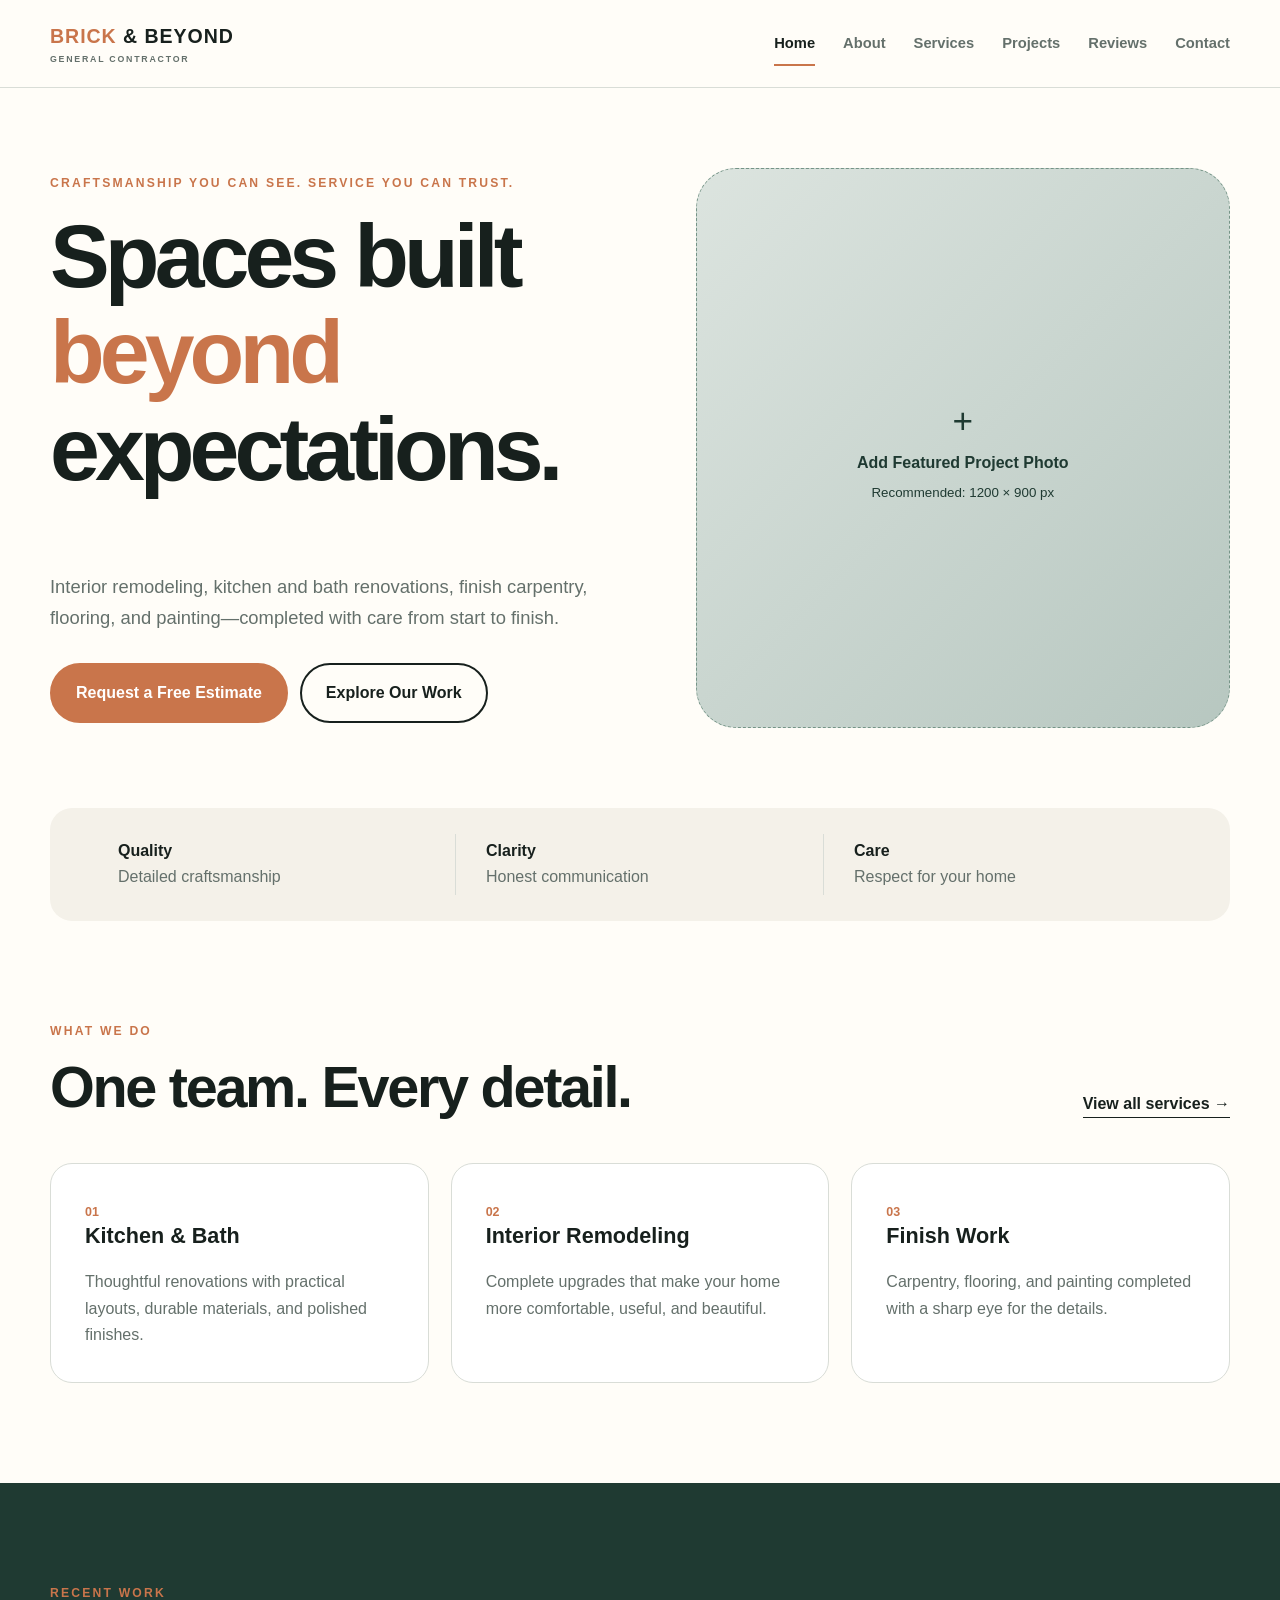
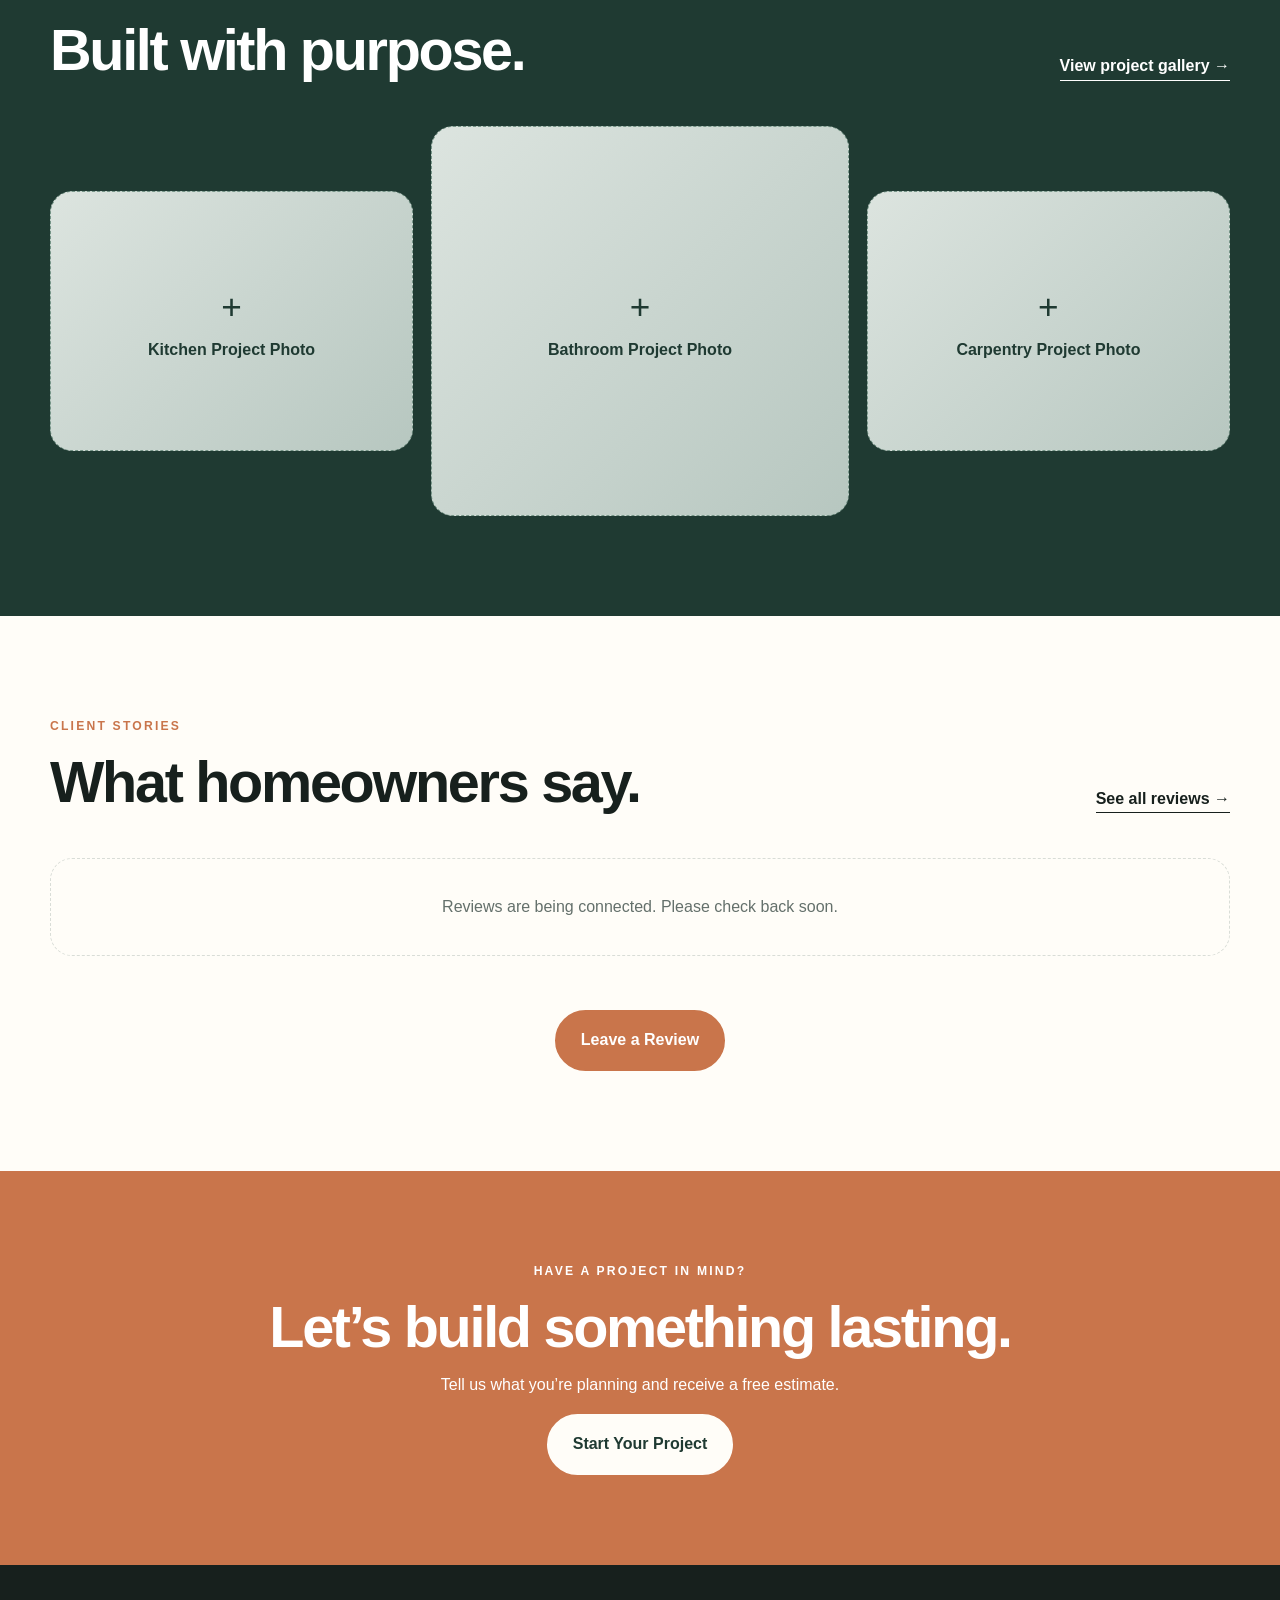
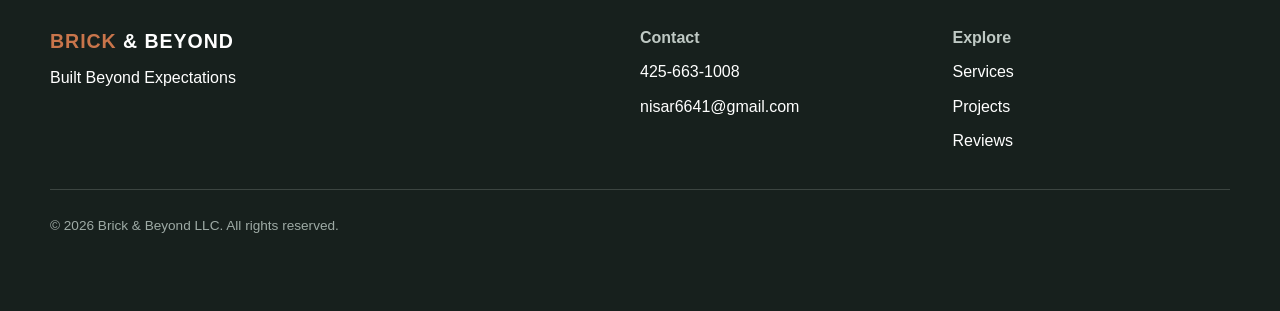
<file: index.html>
<!DOCTYPE html>
<html lang="en">
<head>
  <meta charset="UTF-8">
  <meta name="viewport" content="width=device-width, initial-scale=1.0">
  <meta name="description" content="Brick & Beyond LLC provides remodeling, finish carpentry, flooring, and painting services.">
  <title>Brick & Beyond LLC | Built Beyond Expectations</title>
  <link rel="stylesheet" href="styles.css">
</head>
<body>
  <!-- SITE HEADER: logo, desktop navigation, and mobile menu button -->
  <header class="site-header">
    <a class="brand" href="index.html"><span>BRICK</span> &amp; BEYOND<small>GENERAL CONTRACTOR</small></a>
    <button class="menu-button" type="button" aria-label="Open navigation" aria-expanded="false">☰</button>
    <nav class="site-nav" aria-label="Main navigation">
      <a class="active" href="index.html">Home</a><a href="about.html">About</a><a href="services.html">Services</a><a href="projects.html">Projects</a><a href="reviews.html">Reviews</a><a href="contact.html">Contact</a>
    </nav>
  </header>

  <main>
    <!-- HERO SECTION: main headline and primary actions -->
    <section class="hero">
      <div class="hero-content">
        <p class="eyebrow">Craftsmanship you can see. Service you can trust.</p>
        <h1>Spaces built <em>beyond</em> expectations.</h1>
        <p>Interior remodeling, kitchen and bath renovations, finish carpentry, flooring, and painting—completed with care from start to finish.</p>
        <div class="button-row"><a class="button" href="contact.html">Request a Free Estimate</a><a class="button button-ghost" href="projects.html">Explore Our Work</a></div>
      </div>
      <!-- HERO IMAGE PLACEHOLDER: replace this block with an <img> when ready -->
      <div class="hero-visual image-placeholder"><span>+</span><strong>Add Featured Project Photo</strong><small>Recommended: 1200 × 900 px</small></div>
    </section>

    <!-- TRUST STRIP: quick company highlights -->
    <section class="trust-strip" aria-label="Company highlights">
      <div><strong>Quality</strong><span>Detailed craftsmanship</span></div><div><strong>Clarity</strong><span>Honest communication</span></div><div><strong>Care</strong><span>Respect for your home</span></div>
    </section>

    <!-- SERVICES PREVIEW: links to the full services page -->
    <section class="section">
      <div class="section-heading"><div><p class="eyebrow">What we do</p><h2>One team. Every detail.</h2></div><a class="text-link" href="services.html">View all services →</a></div>
      <div class="card-grid three"><article class="card"><span class="card-number">01</span><h3>Kitchen &amp; Bath</h3><p>Thoughtful renovations with practical layouts, durable materials, and polished finishes.</p></article><article class="card"><span class="card-number">02</span><h3>Interior Remodeling</h3><p>Complete upgrades that make your home more comfortable, useful, and beautiful.</p></article><article class="card"><span class="card-number">03</span><h3>Finish Work</h3><p>Carpentry, flooring, and painting completed with a sharp eye for the details.</p></article></div>
    </section>

    <!-- PROJECT PHOTO PLACEHOLDERS: duplicate a tile to add more future photos -->
    <section class="section section-dark"><div class="section-heading"><div><p class="eyebrow">Recent work</p><h2>Built with purpose.</h2></div><a class="text-link light" href="projects.html">View project gallery →</a></div><div class="photo-grid"><div class="image-placeholder"><span>+</span><strong>Kitchen Project Photo</strong></div><div class="image-placeholder tall"><span>+</span><strong>Bathroom Project Photo</strong></div><div class="image-placeholder"><span>+</span><strong>Carpentry Project Photo</strong></div></div></section>

    <!-- REVIEW PREVIEW: JavaScript inserts the highest-rated recent reviews here -->
    <section class="section"><div class="section-heading"><div><p class="eyebrow">Client stories</p><h2>What homeowners say.</h2></div><a class="text-link" href="reviews.html">See all reviews →</a></div><div id="featuredReviews" class="review-grid"></div><div class="center"><a class="button" href="reviews.html#leave-review">Leave a Review</a></div></section>

    <!-- CALL TO ACTION: sends visitors to the estimate form -->
    <section class="cta"><p class="eyebrow">Have a project in mind?</p><h2>Let’s build something lasting.</h2><p>Tell us what you’re planning and receive a free estimate.</p><a class="button button-light" href="contact.html">Start Your Project</a></section>
  </main>

  <!-- SITE FOOTER: company contact information -->
  <footer class="site-footer"><div><a class="brand" href="index.html"><span>BRICK</span> &amp; BEYOND</a><p>Built Beyond Expectations</p></div><div><strong>Contact</strong><a href="tel:4256631008">425-663-1008</a><a href="mailto:nisar6641@gmail.com">nisar6641@gmail.com</a></div><div><strong>Explore</strong><a href="services.html">Services</a><a href="projects.html">Projects</a><a href="reviews.html">Reviews</a></div><p class="copyright">© 2026 Brick &amp; Beyond LLC. All rights reserved.</p></footer>
  <!-- DATABASE CONNECTION: must load before the main website controls -->
  <script src="supabase-config.js"></script>
  <script src="script.js"></script>
</body>
</html>
</file>
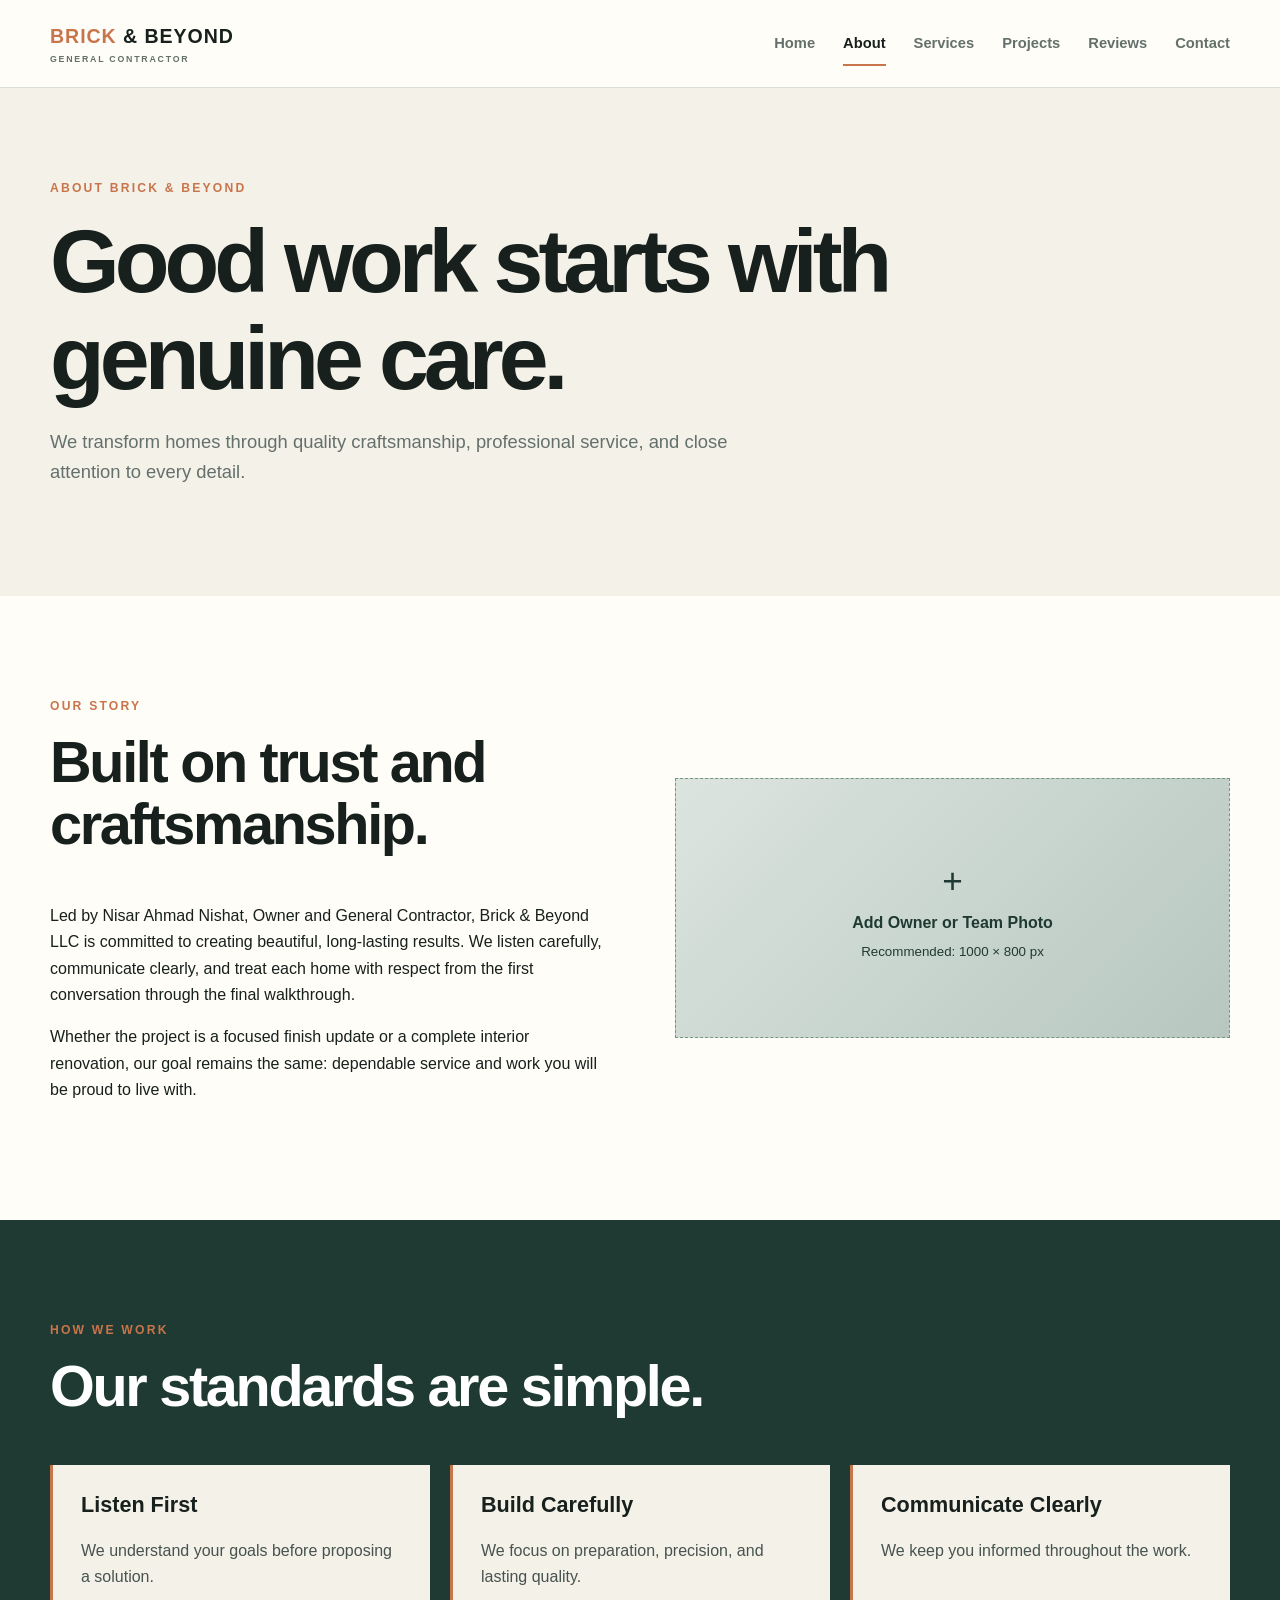
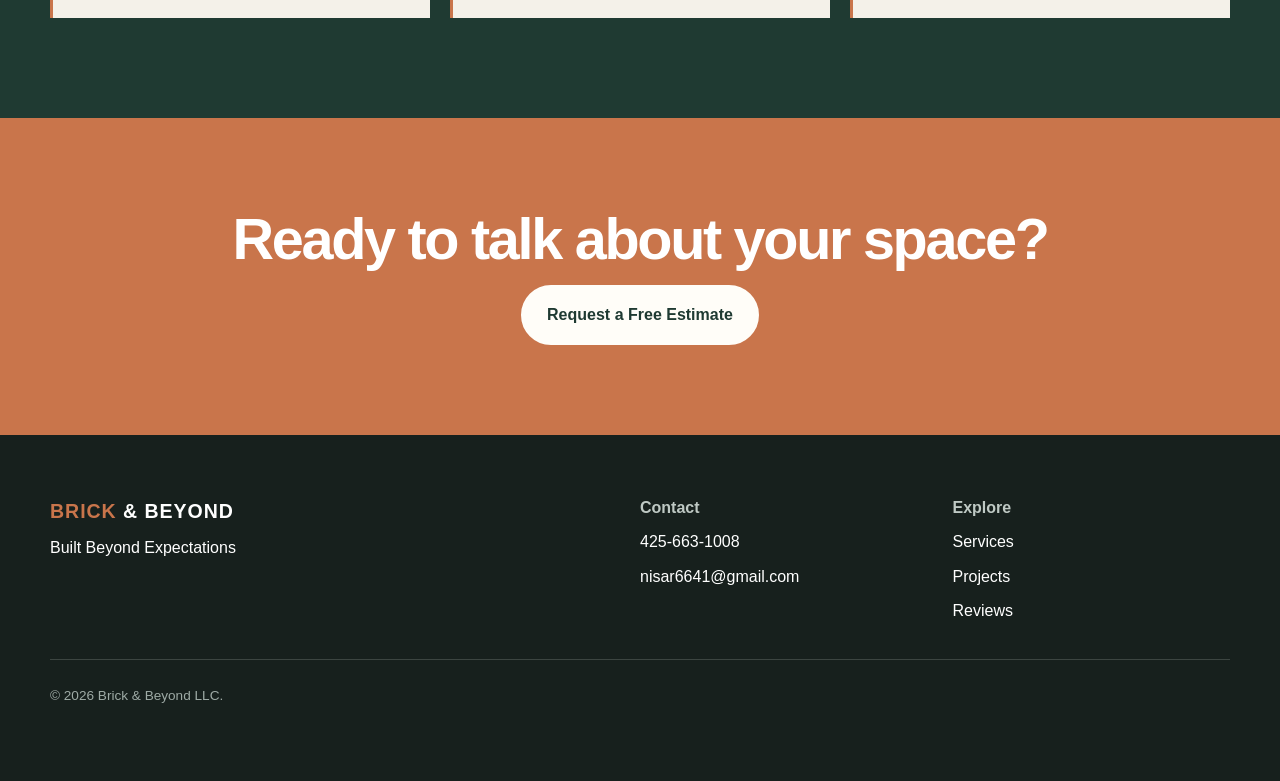
<file: about.html>
<!DOCTYPE html><html lang="en"><head><meta charset="UTF-8"><meta name="viewport" content="width=device-width,initial-scale=1"><title>About | Brick & Beyond LLC</title><link rel="stylesheet" href="styles.css"></head><body>
<!-- HEADER: shared navigation; change the active class to identify this page -->
<header class="site-header"><a class="brand" href="index.html"><span>BRICK</span> &amp; BEYOND<small>GENERAL CONTRACTOR</small></a><button class="menu-button" type="button" aria-label="Open navigation" aria-expanded="false">☰</button><nav class="site-nav"><a href="index.html">Home</a><a class="active" href="about.html">About</a><a href="services.html">Services</a><a href="projects.html">Projects</a><a href="reviews.html">Reviews</a><a href="contact.html">Contact</a></nav></header>
<main>
<!-- PAGE HERO: introductory About page text -->
<section class="page-hero"><p class="eyebrow">About Brick &amp; Beyond</p><h1>Good work starts with genuine care.</h1><p>We transform homes through quality craftsmanship, professional service, and close attention to every detail.</p></section>
<!-- COMPANY STORY: owner information and an image placeholder -->
<section class="section split"><div><p class="eyebrow">Our story</p><h2>Built on trust and craftsmanship.</h2><p>Led by Nisar Ahmad Nishat, Owner and General Contractor, Brick &amp; Beyond LLC is committed to creating beautiful, long-lasting results. We listen carefully, communicate clearly, and treat each home with respect from the first conversation through the final walkthrough.</p><p>Whether the project is a focused finish update or a complete interior renovation, our goal remains the same: dependable service and work you will be proud to live with.</p></div><div class="image-placeholder"><span>+</span><strong>Add Owner or Team Photo</strong><small>Recommended: 1000 × 800 px</small></div></section>
<!-- VALUES: company principles -->
<section class="section section-dark"><p class="eyebrow">How we work</p><h2>Our standards are simple.</h2><div class="values"><article class="value"><h3>Listen First</h3><p>We understand your goals before proposing a solution.</p></article><article class="value"><h3>Build Carefully</h3><p>We focus on preparation, precision, and lasting quality.</p></article><article class="value"><h3>Communicate Clearly</h3><p>We keep you informed throughout the work.</p></article></div></section>
<!-- CALL TO ACTION -->
<section class="cta"><h2>Ready to talk about your space?</h2><a class="button button-light" href="contact.html">Request a Free Estimate</a></section></main>
<!-- FOOTER: contact information -->
<footer class="site-footer"><div><a class="brand" href="index.html"><span>BRICK</span> &amp; BEYOND</a><p>Built Beyond Expectations</p></div><div><strong>Contact</strong><a href="tel:4256631008">425-663-1008</a><a href="mailto:nisar6641@gmail.com">nisar6641@gmail.com</a></div><div><strong>Explore</strong><a href="services.html">Services</a><a href="projects.html">Projects</a><a href="reviews.html">Reviews</a></div><p class="copyright">© 2026 Brick &amp; Beyond LLC.</p></footer><script src="script.js"></script></body></html>
</file>
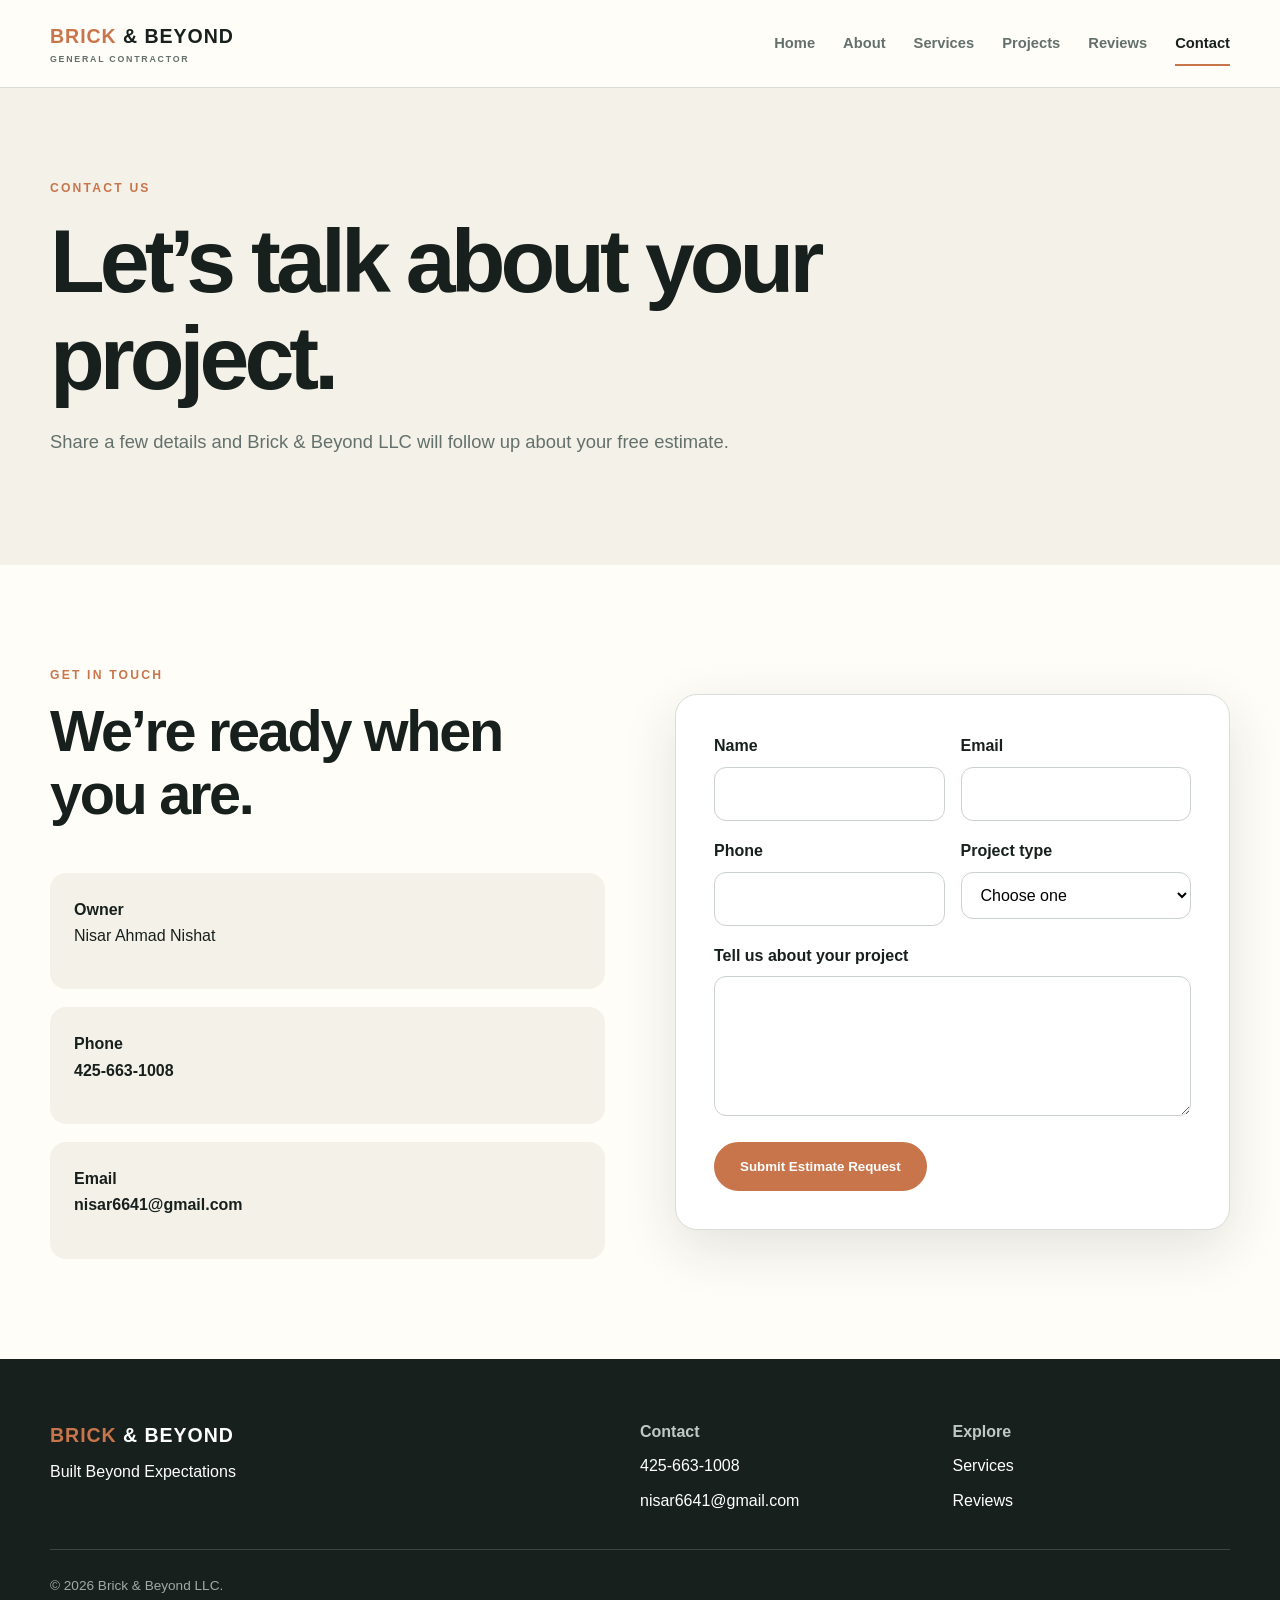
<file: contact.html>
<!DOCTYPE html><html lang="en"><head><meta charset="UTF-8"><meta name="viewport" content="width=device-width,initial-scale=1"><title>Contact | Brick & Beyond LLC</title><link rel="stylesheet" href="styles.css"></head><body>
<!-- HEADER & NAVIGATION --><header class="site-header"><a class="brand" href="index.html"><span>BRICK</span> &amp; BEYOND<small>GENERAL CONTRACTOR</small></a><button class="menu-button" type="button" aria-label="Open navigation">☰</button><nav class="site-nav"><a href="index.html">Home</a><a href="about.html">About</a><a href="services.html">Services</a><a href="projects.html">Projects</a><a href="reviews.html">Reviews</a><a class="active" href="contact.html">Contact</a></nav></header><main>
<!-- PAGE HERO --><section class="page-hero"><p class="eyebrow">Contact us</p><h1>Let’s talk about your project.</h1><p>Share a few details and Brick &amp; Beyond LLC will follow up about your free estimate.</p></section>
<!-- CONTACT DETAILS & ESTIMATE FORM --><section class="section split"><div><p class="eyebrow">Get in touch</p><h2>We’re ready when you are.</h2><div class="contact-list"><div class="contact-item"><strong>Owner</strong><p>Nisar Ahmad Nishat</p></div><div class="contact-item"><strong>Phone</strong><p><a href="tel:4256631008">425-663-1008</a></p></div><div class="contact-item"><strong>Email</strong><p><a href="mailto:nisar6641@gmail.com">nisar6641@gmail.com</a></p></div></div></div>
<!-- FORM CONTROL: FormSubmit sends requests to the existing company email --><form id="estimateForm" class="form-card" action="https://formsubmit.co/nisar6641@gmail.com" method="POST" target="submissionFrame"><input type="hidden" name="_subject" value="New Estimate Request from Brick & Beyond Website"><input type="hidden" name="_captcha" value="false"><div class="field-row"><div class="field"><label for="name">Name</label><input id="name" name="name" required></div><div class="field"><label for="email">Email</label><input id="email" type="email" name="email" required></div></div><div class="field-row"><div class="field"><label for="phone">Phone</label><input id="phone" type="tel" name="phone"></div><div class="field"><label for="project">Project type</label><select id="project" name="project_type" required><option value="">Choose one</option><option>Interior Remodeling</option><option>Kitchen Remodeling</option><option>Bathroom Remodeling</option><option>Finish Carpentry</option><option>Flooring</option><option>Painting</option></select></div></div><div class="field"><label for="message">Tell us about your project</label><textarea id="message" name="message" required></textarea></div><button class="button" type="submit">Submit Estimate Request</button></form><iframe name="submissionFrame" title="Form submission" hidden></iframe></section></main>
<!-- FOOTER --><footer class="site-footer"><div><a class="brand" href="index.html"><span>BRICK</span> &amp; BEYOND</a><p>Built Beyond Expectations</p></div><div><strong>Contact</strong><a href="tel:4256631008">425-663-1008</a><a href="mailto:nisar6641@gmail.com">nisar6641@gmail.com</a></div><div><strong>Explore</strong><a href="services.html">Services</a><a href="reviews.html">Reviews</a></div><p class="copyright">© 2026 Brick &amp; Beyond LLC.</p></footer><script src="script.js"></script></body></html>
</file>
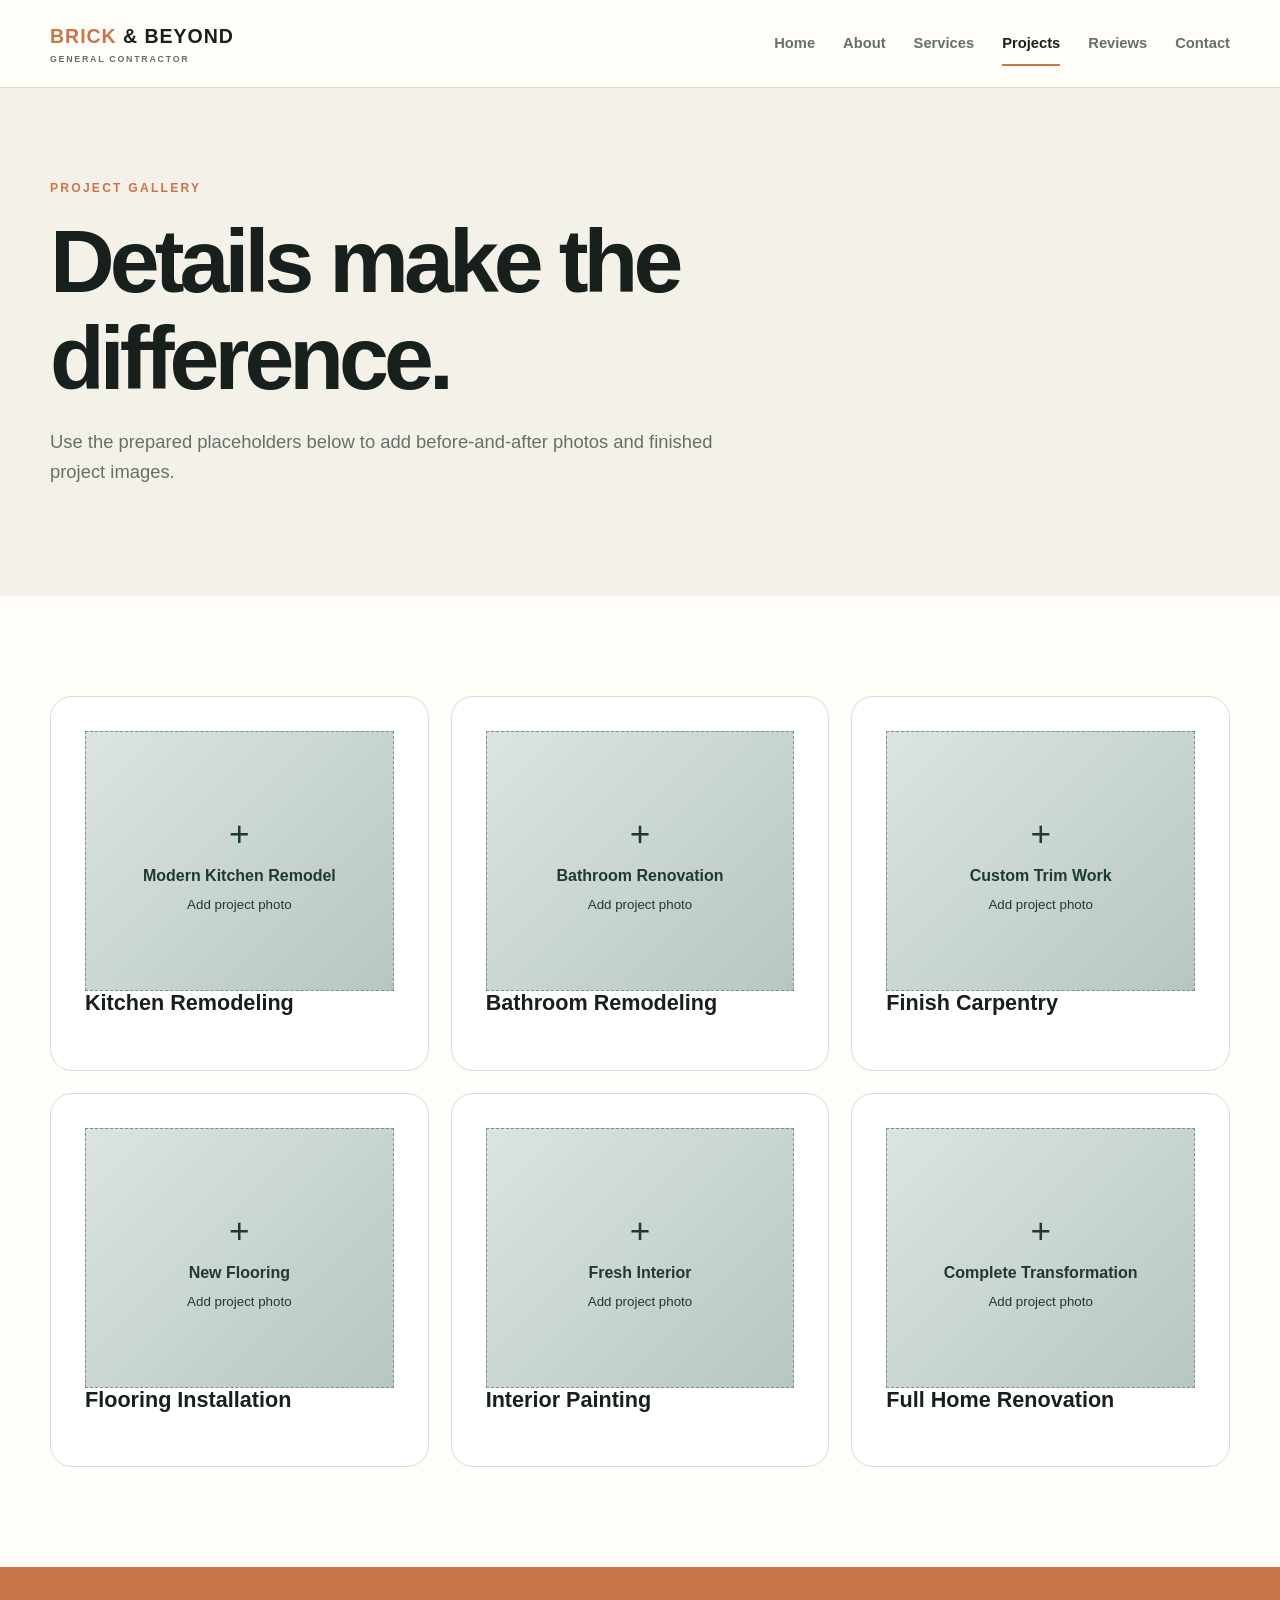
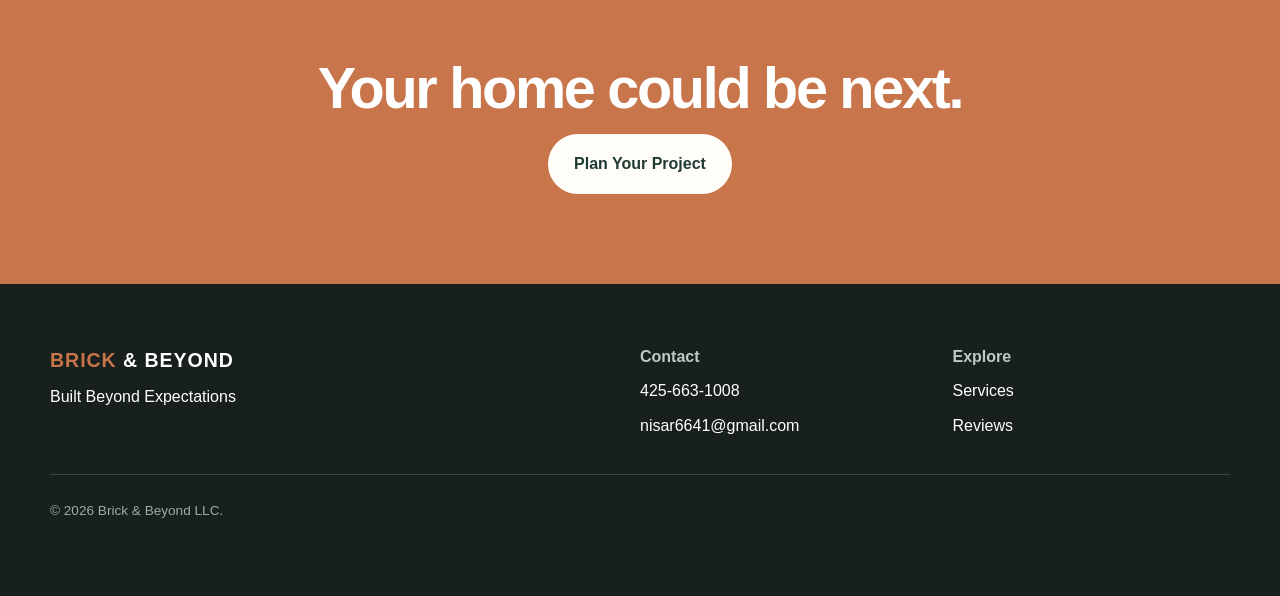
<file: projects.html>
<!DOCTYPE html><html lang="en"><head><meta charset="UTF-8"><meta name="viewport" content="width=device-width,initial-scale=1"><title>Projects | Brick & Beyond LLC</title><link rel="stylesheet" href="styles.css"></head><body>
<!-- HEADER & NAVIGATION --><header class="site-header"><a class="brand" href="index.html"><span>BRICK</span> &amp; BEYOND<small>GENERAL CONTRACTOR</small></a><button class="menu-button" type="button" aria-label="Open navigation">☰</button><nav class="site-nav"><a href="index.html">Home</a><a href="about.html">About</a><a href="services.html">Services</a><a class="active" href="projects.html">Projects</a><a href="reviews.html">Reviews</a><a href="contact.html">Contact</a></nav></header><main>
<!-- PAGE HERO --><section class="page-hero"><p class="eyebrow">Project gallery</p><h1>Details make the difference.</h1><p>Use the prepared placeholders below to add before-and-after photos and finished project images.</p></section>
<!-- GALLERY: replace any placeholder div with an image tag that points to your project photo -->
<section class="section"><div class="card-grid three"><article class="card"><div class="image-placeholder"><span>+</span><strong>Modern Kitchen Remodel</strong><small>Add project photo</small></div><h3>Kitchen Remodeling</h3></article><article class="card"><div class="image-placeholder"><span>+</span><strong>Bathroom Renovation</strong><small>Add project photo</small></div><h3>Bathroom Remodeling</h3></article><article class="card"><div class="image-placeholder"><span>+</span><strong>Custom Trim Work</strong><small>Add project photo</small></div><h3>Finish Carpentry</h3></article><article class="card"><div class="image-placeholder"><span>+</span><strong>New Flooring</strong><small>Add project photo</small></div><h3>Flooring Installation</h3></article><article class="card"><div class="image-placeholder"><span>+</span><strong>Fresh Interior</strong><small>Add project photo</small></div><h3>Interior Painting</h3></article><article class="card"><div class="image-placeholder"><span>+</span><strong>Complete Transformation</strong><small>Add project photo</small></div><h3>Full Home Renovation</h3></article></div></section>
<!-- CTA --><section class="cta"><h2>Your home could be next.</h2><a class="button button-light" href="contact.html">Plan Your Project</a></section></main>
<!-- FOOTER --><footer class="site-footer"><div><a class="brand" href="index.html"><span>BRICK</span> &amp; BEYOND</a><p>Built Beyond Expectations</p></div><div><strong>Contact</strong><a href="tel:4256631008">425-663-1008</a><a href="mailto:nisar6641@gmail.com">nisar6641@gmail.com</a></div><div><strong>Explore</strong><a href="services.html">Services</a><a href="reviews.html">Reviews</a></div><p class="copyright">© 2026 Brick &amp; Beyond LLC.</p></footer><script src="script.js"></script></body></html>
</file>
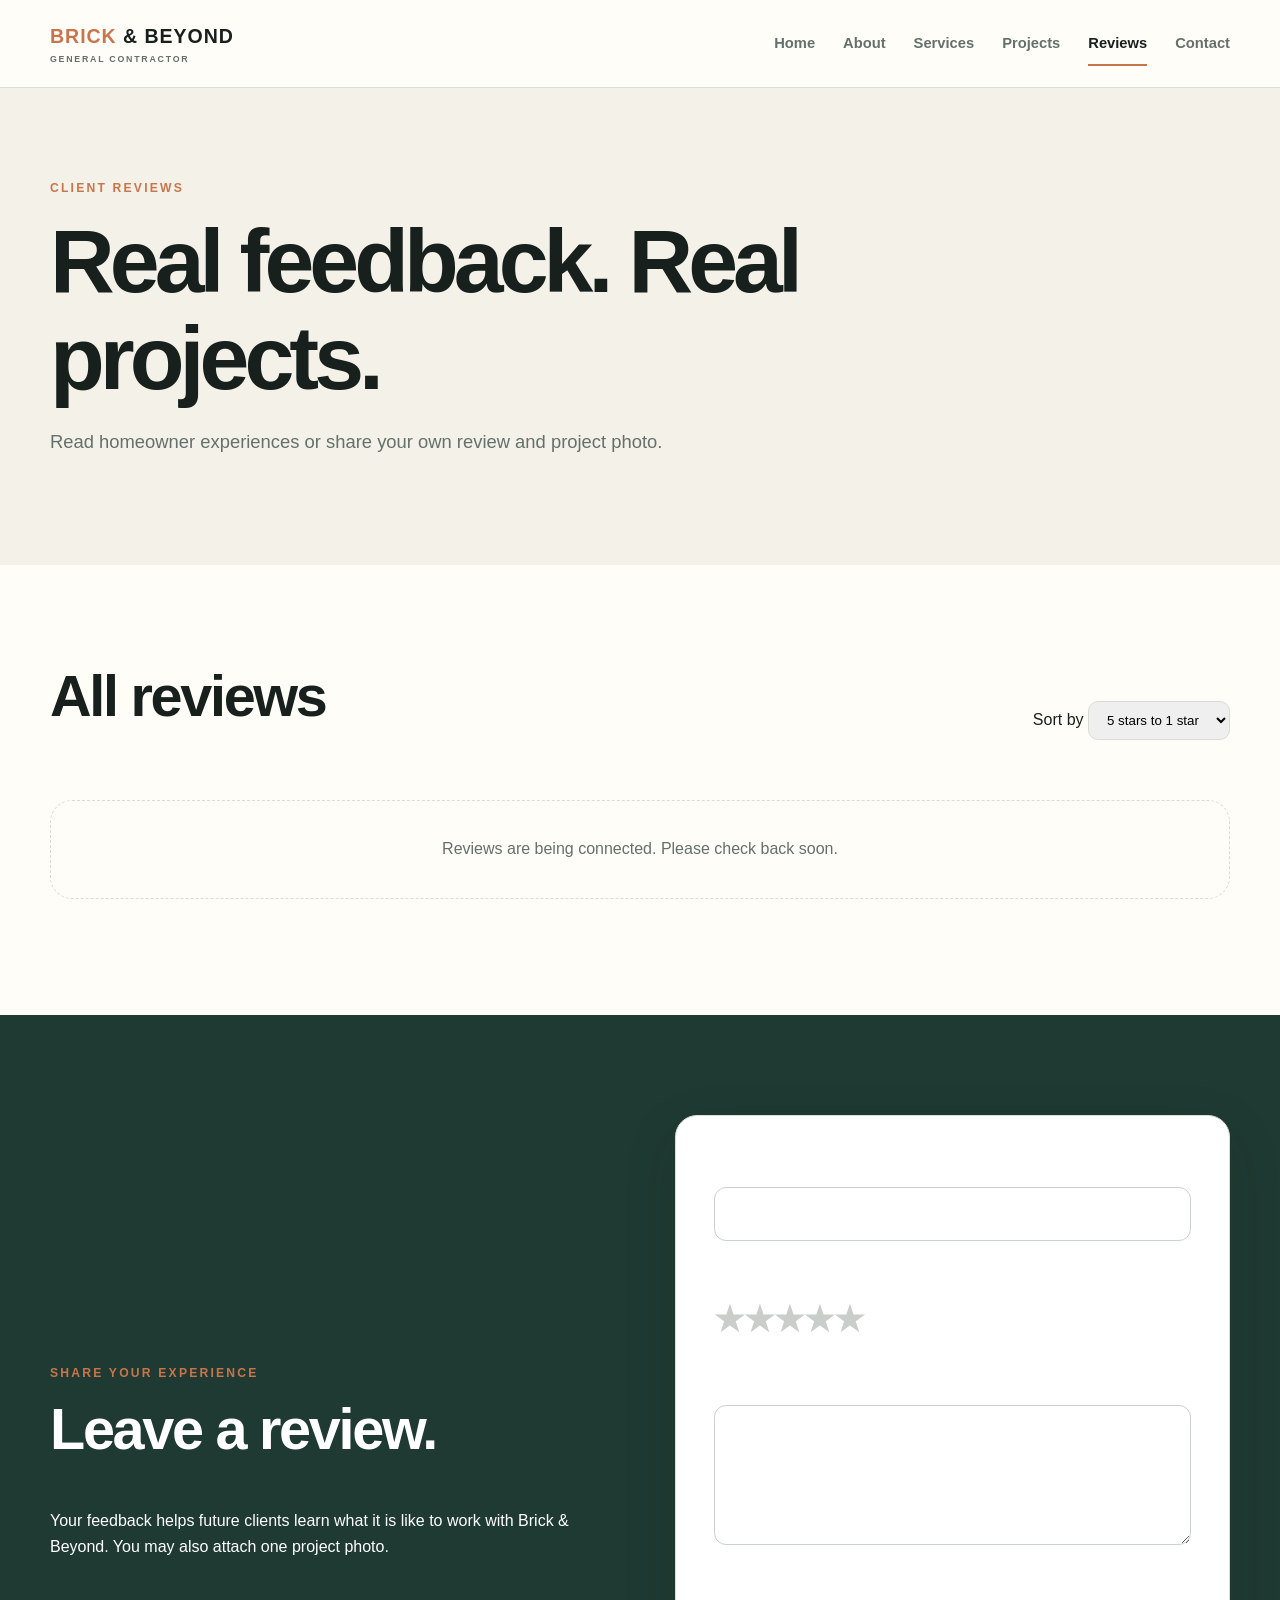
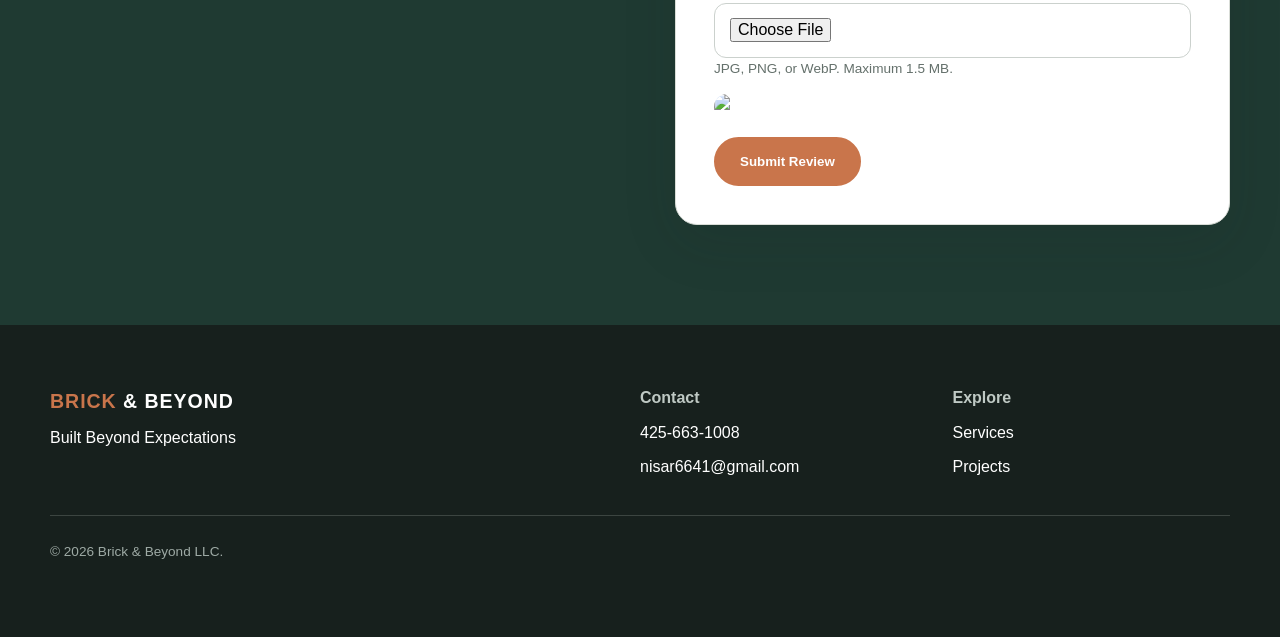
<file: reviews.html>
<!DOCTYPE html><html lang="en"><head><meta charset="UTF-8"><meta name="viewport" content="width=device-width,initial-scale=1"><title>Reviews | Brick & Beyond LLC</title><link rel="stylesheet" href="styles.css"></head><body>
<!-- HEADER & NAVIGATION --><header class="site-header"><a class="brand" href="index.html"><span>BRICK</span> &amp; BEYOND<small>GENERAL CONTRACTOR</small></a><button class="menu-button" type="button" aria-label="Open navigation">☰</button><nav class="site-nav"><a href="index.html">Home</a><a href="about.html">About</a><a href="services.html">Services</a><a href="projects.html">Projects</a><a class="active" href="reviews.html">Reviews</a><a href="contact.html">Contact</a></nav></header><main>
<!-- PAGE HERO --><section class="page-hero"><p class="eyebrow">Client reviews</p><h1>Real feedback. Real projects.</h1><p>Read homeowner experiences or share your own review and project photo.</p></section>
<!-- ALL REVIEWS: JavaScript sorts 5-star through 1-star by default --><section class="section"><div class="sort-bar"><h2>All reviews</h2><label>Sort by <select id="reviewSort"><option value="rating">5 stars to 1 star</option><option value="newest">Newest first</option></select></label></div><div id="allReviews" class="review-grid"></div></section>
<!-- REVIEW FORM: star rating, written feedback, and optional image upload --><section class="section section-dark" id="leave-review"><div class="split"><div><p class="eyebrow">Share your experience</p><h2>Leave a review.</h2><p>Your feedback helps future clients learn what it is like to work with Brick &amp; Beyond. You may also attach one project photo.</p></div><form class="form-card" id="reviewForm"><div class="field"><label for="reviewerName">Your name</label><input id="reviewerName" name="reviewerName" required maxlength="60"></div><div class="field"><label>Your rating</label><div class="star-picker" aria-label="Choose a rating"><input id="star5" name="rating" type="radio" value="5"><label for="star5">★</label><input id="star4" name="rating" type="radio" value="4"><label for="star4">★</label><input id="star3" name="rating" type="radio" value="3"><label for="star3">★</label><input id="star2" name="rating" type="radio" value="2"><label for="star2">★</label><input id="star1" name="rating" type="radio" value="1"><label for="star1">★</label></div></div><div class="field"><label for="reviewText">Your review</label><textarea id="reviewText" name="reviewText" required maxlength="700"></textarea></div><div class="field"><label for="reviewPhoto">Attach a project photo (optional)</label><input id="reviewPhoto" type="file" accept="image/jpeg,image/png,image/webp"><p class="help-text">JPG, PNG, or WebP. Maximum 1.5 MB.</p><img id="photoPreview" class="preview-image" alt="Selected review image preview" hidden></div><button class="button" type="submit">Submit Review</button></form></div></section></main>
<!-- FOOTER --><footer class="site-footer"><div><a class="brand" href="index.html"><span>BRICK</span> &amp; BEYOND</a><p>Built Beyond Expectations</p></div><div><strong>Contact</strong><a href="tel:4256631008">425-663-1008</a><a href="mailto:nisar6641@gmail.com">nisar6641@gmail.com</a></div><div><strong>Explore</strong><a href="services.html">Services</a><a href="projects.html">Projects</a></div><p class="copyright">© 2026 Brick &amp; Beyond LLC.</p></footer><!-- DATABASE CONNECTION: loads before review controls --><script src="supabase-config.js"></script><script src="script.js"></script></body></html>
</file>
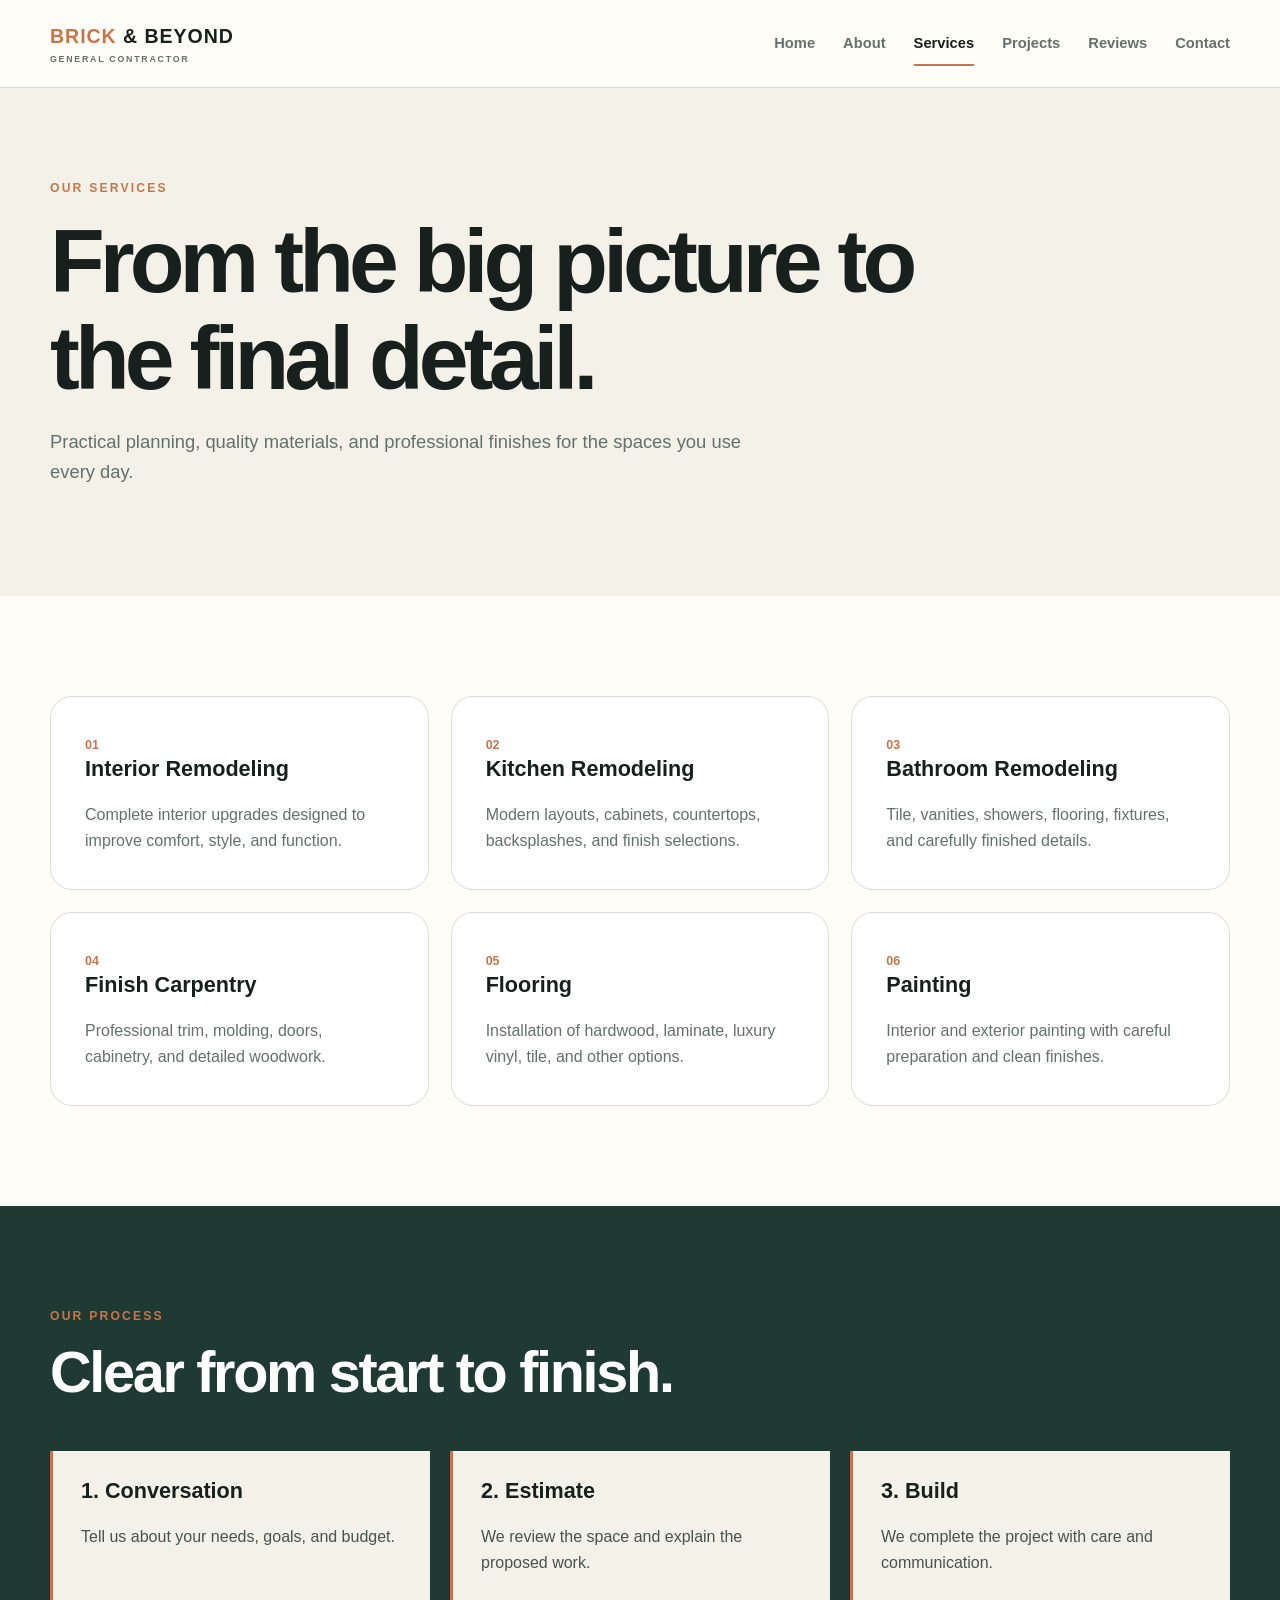
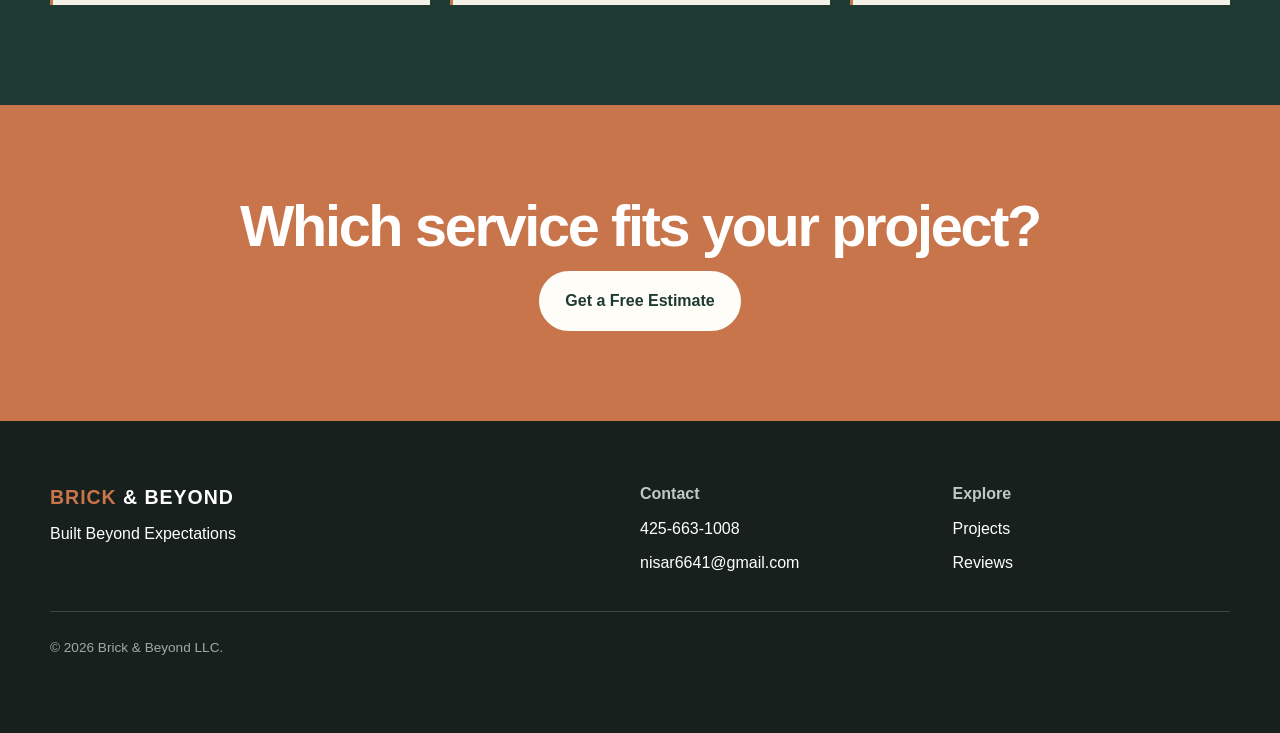
<file: services.html>
<!DOCTYPE html><html lang="en"><head><meta charset="UTF-8"><meta name="viewport" content="width=device-width,initial-scale=1"><title>Services | Brick & Beyond LLC</title><link rel="stylesheet" href="styles.css"></head><body>
<!-- HEADER & NAVIGATION --><header class="site-header"><a class="brand" href="index.html"><span>BRICK</span> &amp; BEYOND<small>GENERAL CONTRACTOR</small></a><button class="menu-button" type="button" aria-label="Open navigation">☰</button><nav class="site-nav"><a href="index.html">Home</a><a href="about.html">About</a><a class="active" href="services.html">Services</a><a href="projects.html">Projects</a><a href="reviews.html">Reviews</a><a href="contact.html">Contact</a></nav></header><main>
<!-- PAGE HERO --><section class="page-hero"><p class="eyebrow">Our services</p><h1>From the big picture to the final detail.</h1><p>Practical planning, quality materials, and professional finishes for the spaces you use every day.</p></section>
<!-- SERVICE CARDS: duplicate a card below to add another service -->
<section class="section"><div class="card-grid three"><article class="card"><span class="card-number">01</span><h3>Interior Remodeling</h3><p>Complete interior upgrades designed to improve comfort, style, and function.</p></article><article class="card"><span class="card-number">02</span><h3>Kitchen Remodeling</h3><p>Modern layouts, cabinets, countertops, backsplashes, and finish selections.</p></article><article class="card"><span class="card-number">03</span><h3>Bathroom Remodeling</h3><p>Tile, vanities, showers, flooring, fixtures, and carefully finished details.</p></article><article class="card"><span class="card-number">04</span><h3>Finish Carpentry</h3><p>Professional trim, molding, doors, cabinetry, and detailed woodwork.</p></article><article class="card"><span class="card-number">05</span><h3>Flooring</h3><p>Installation of hardwood, laminate, luxury vinyl, tile, and other options.</p></article><article class="card"><span class="card-number">06</span><h3>Painting</h3><p>Interior and exterior painting with careful preparation and clean finishes.</p></article></div></section>
<!-- PROCESS SECTION --><section class="section section-dark"><p class="eyebrow">Our process</p><h2>Clear from start to finish.</h2><div class="values"><article class="value"><h3>1. Conversation</h3><p>Tell us about your needs, goals, and budget.</p></article><article class="value"><h3>2. Estimate</h3><p>We review the space and explain the proposed work.</p></article><article class="value"><h3>3. Build</h3><p>We complete the project with care and communication.</p></article></div></section><section class="cta"><h2>Which service fits your project?</h2><a class="button button-light" href="contact.html">Get a Free Estimate</a></section></main>
<!-- FOOTER --><footer class="site-footer"><div><a class="brand" href="index.html"><span>BRICK</span> &amp; BEYOND</a><p>Built Beyond Expectations</p></div><div><strong>Contact</strong><a href="tel:4256631008">425-663-1008</a><a href="mailto:nisar6641@gmail.com">nisar6641@gmail.com</a></div><div><strong>Explore</strong><a href="projects.html">Projects</a><a href="reviews.html">Reviews</a></div><p class="copyright">© 2026 Brick &amp; Beyond LLC.</p></footer><script src="script.js"></script></body></html>
</file>
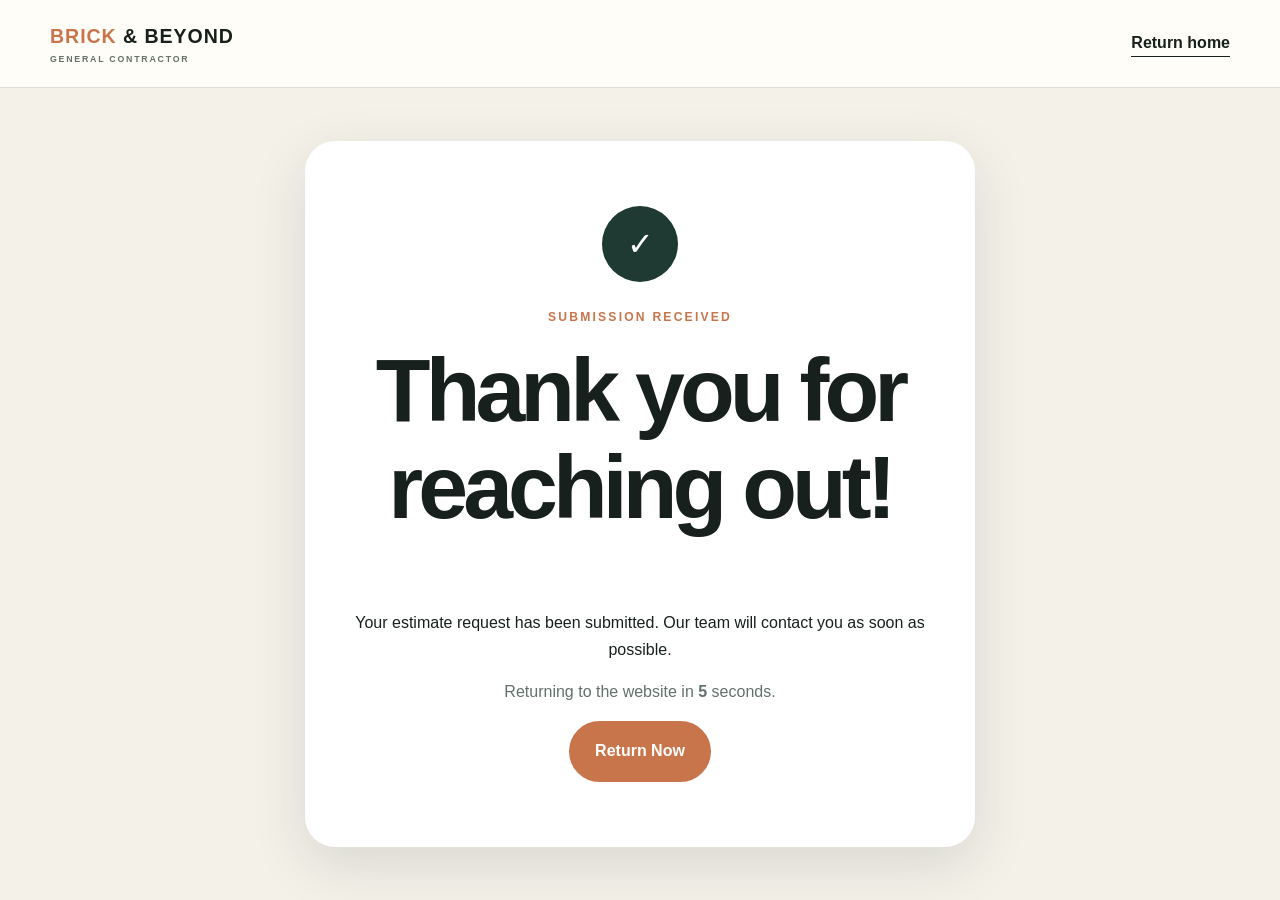
<file: welcome.html>
<!DOCTYPE html><html lang="en"><head><meta charset="UTF-8"><meta name="viewport" content="width=device-width,initial-scale=1"><title>Thank You | Brick & Beyond LLC</title><link rel="stylesheet" href="styles.css"></head><body>
<!-- SIMPLE HEADER: returns directly to the main website --><header class="site-header"><a class="brand" href="index.html"><span>BRICK</span> &amp; BEYOND<small>GENERAL CONTRACTOR</small></a><a class="text-link" href="index.html">Return home</a></header>
<!-- WELCOME / CONFIRMATION PAGE: JavaScript changes the message based on the submitted form --><main class="welcome"><section class="welcome-card"><div class="welcome-icon">✓</div><p class="eyebrow">Submission received</p><h1 id="welcomeTitle">Thank you!</h1><p id="welcomeMessage">Your information has been submitted.</p><p class="countdown">Returning to the website in <strong id="countdown">6</strong> seconds.</p><a class="button" href="index.html">Return Now</a></section></main><script src="script.js"></script></body></html>
</file>
<file: styles.css>
/* ==================== DESIGN SETTINGS: change brand colors and sizing here ==================== */
:root{--ink:#17201d;--forest:#1f3a32;--sage:#759487;--cream:#f4f1e9;--paper:#fffdf8;--clay:#c9754b;--line:#d9ddd7;--muted:#64706b;--shadow:0 18px 55px rgba(23,32,29,.12);--radius:22px;--max:1180px}
*{box-sizing:border-box}html{scroll-behavior:smooth}body{margin:0;background:var(--paper);color:var(--ink);font-family:Arial,Helvetica,sans-serif;line-height:1.65}h1,h2,h3,p{margin-top:0}h1,h2,h3{line-height:1.08}h1{font-size:clamp(3rem,7vw,6.5rem);letter-spacing:-.055em}h2{font-size:clamp(2.2rem,4.5vw,4rem);letter-spacing:-.04em}h3{font-size:1.35rem}a{color:inherit}img{max-width:100%;display:block}
/* ==================== HEADER & NAVIGATION ==================== */
.site-header{height:88px;padding:0 max(24px,calc((100% - var(--max))/2));display:flex;align-items:center;justify-content:space-between;background:rgba(255,253,248,.94);border-bottom:1px solid var(--line);position:sticky;top:0;z-index:50;backdrop-filter:blur(14px)}.brand{text-decoration:none;font-weight:900;letter-spacing:.05em;font-size:1.22rem}.brand span{color:var(--clay)}.brand small{display:block;font-size:.55rem;letter-spacing:.2em;color:var(--muted)}.site-nav{display:flex;gap:28px;align-items:center}.site-nav a{text-decoration:none;font-size:.92rem;font-weight:700;color:var(--muted);position:relative}.site-nav a:hover,.site-nav a.active{color:var(--ink)}.site-nav a.active:after{content:"";position:absolute;height:2px;background:var(--clay);left:0;right:0;bottom:-10px}.menu-button{display:none;border:0;background:none;font-size:1.6rem}
/* ==================== BUTTONS & SHARED LAYOUT ==================== */
.button{display:inline-flex;justify-content:center;align-items:center;background:var(--clay);color:white;text-decoration:none;font-weight:800;padding:15px 24px;border:2px solid var(--clay);border-radius:999px;cursor:pointer;transition:.2s}.button:hover{transform:translateY(-2px);filter:brightness(.95)}.button-ghost{background:transparent;color:var(--ink);border-color:var(--ink)}.button-light{background:var(--paper);color:var(--forest);border-color:var(--paper)}.button-row{display:flex;flex-wrap:wrap;gap:12px;margin-top:30px}.section{padding:100px max(24px,calc((100% - var(--max))/2))}.section-dark{background:var(--forest);color:white}.section-heading{display:flex;align-items:end;justify-content:space-between;gap:30px;margin-bottom:45px}.section-heading h2{margin-bottom:0}.eyebrow{text-transform:uppercase;letter-spacing:.18em;font-weight:900;font-size:.76rem;color:var(--clay);margin-bottom:15px}.text-link{font-weight:800;text-decoration:none;border-bottom:1px solid}.light{color:white}.center{text-align:center;margin-top:38px}.narrow{max-width:760px;margin-left:auto;margin-right:auto}
/* ==================== HOME HERO ==================== */
.hero{max-width:var(--max);margin:auto;padding:80px 0;display:grid;grid-template-columns:1.05fr .95fr;gap:55px;align-items:center}.hero h1 em{font-style:normal;color:var(--clay)}.hero-content>p:not(.eyebrow){font-size:1.15rem;color:var(--muted);max-width:620px}.hero-visual{height:560px;border-radius:40px}.image-placeholder{min-height:260px;background:linear-gradient(135deg,#dce4df,#b7c7c0);border:1px dashed var(--sage);display:flex;flex-direction:column;align-items:center;justify-content:center;text-align:center;color:var(--forest);padding:20px;overflow:hidden}.image-placeholder span{font-size:2.2rem}.image-placeholder small{margin-top:5px}.trust-strip{max-width:var(--max);margin:auto;background:var(--cream);border-radius:var(--radius);padding:26px 38px;display:grid;grid-template-columns:repeat(3,1fr)}.trust-strip div{display:flex;flex-direction:column;padding:4px 30px;border-right:1px solid var(--line)}.trust-strip div:last-child{border:0}.trust-strip span{color:var(--muted)}
/* ==================== CARDS, PROJECTS & REVIEWS ==================== */
.card-grid,.review-grid{display:grid;gap:22px}.card-grid.three,.review-grid{grid-template-columns:repeat(3,1fr)}.card{padding:34px;border:1px solid var(--line);border-radius:var(--radius);background:white}.card-number{font-size:.78rem;color:var(--clay);font-weight:900}.card p{color:var(--muted);margin-bottom:0}.photo-grid{display:grid;grid-template-columns:1fr 1.15fr 1fr;gap:18px;align-items:center}.photo-grid .image-placeholder{border-radius:var(--radius)}.photo-grid .tall{min-height:390px}.review-card{padding:30px;background:white;border:1px solid var(--line);border-radius:var(--radius);box-shadow:0 8px 30px rgba(23,32,29,.05)}.review-card .stars{color:#e29b25;font-size:1.2rem;letter-spacing:.08em}.review-card blockquote{margin:16px 0;color:#39433f}.review-card footer{display:flex;justify-content:space-between;color:var(--muted);font-size:.88rem}.review-photo{width:100%;height:190px;object-fit:cover;border-radius:14px;margin-bottom:18px}.empty-state{grid-column:1/-1;text-align:center;padding:35px;border:1px dashed var(--line);border-radius:var(--radius);color:var(--muted)}
/* ==================== INNER PAGE HERO ==================== */
.page-hero{padding:90px max(24px,calc((100% - var(--max))/2));background:var(--cream)}.page-hero h1{max-width:900px;margin-bottom:20px}.page-hero p:last-child{font-size:1.15rem;color:var(--muted);max-width:700px}.split{display:grid;grid-template-columns:1fr 1fr;gap:70px;align-items:center}.values{display:grid;grid-template-columns:repeat(3,1fr);gap:20px}.value{padding:28px;border-left:3px solid var(--clay);background:var(--cream);color:var(--ink)}.value h3{color:var(--ink)}.value p{color:#46534e;margin-bottom:0}
/* ==================== FORMS & STAR RATING ==================== */
.form-card{background:white;border:1px solid var(--line);border-radius:var(--radius);padding:38px;box-shadow:var(--shadow)}.field-row{display:grid;grid-template-columns:1fr 1fr;gap:16px}.field{margin-bottom:17px}.field label{display:block;font-weight:800;margin-bottom:7px}.field input,.field textarea,.field select{width:100%;font:inherit;padding:13px 15px;border:1px solid #cbd1cd;border-radius:12px;background:#fff}.field textarea{min-height:140px;resize:vertical}.help-text{font-size:.85rem;color:var(--muted)}.star-picker{display:flex;flex-direction:row-reverse;justify-content:flex-end}.star-picker input{position:absolute;opacity:0}.star-picker label{font-size:2.1rem;color:#c9ceca;cursor:pointer}.star-picker label:hover,.star-picker label:hover~label,.star-picker input:checked~label{color:#e29b25}.sort-bar{display:flex;align-items:center;justify-content:space-between;gap:15px;margin-bottom:25px}.sort-bar select{padding:10px 14px;border-radius:10px;border:1px solid var(--line)}.preview-image{max-height:220px;border-radius:14px;margin-top:10px}.contact-list{display:grid;gap:18px}.contact-item{padding:24px;background:var(--cream);border-radius:16px}.contact-item a{text-decoration:none;font-weight:800}
/* ==================== CTA, WELCOME PAGE & FOOTER ==================== */
.cta{text-align:center;padding:90px 24px;background:var(--clay);color:white}.cta .eyebrow{color:white}.cta h2{margin-bottom:14px}.welcome{min-height:calc(100vh - 88px);display:grid;place-items:center;padding:50px 24px;background:var(--cream)}.welcome-card{text-align:center;max-width:670px;background:white;padding:65px 45px;border-radius:30px;box-shadow:var(--shadow)}.welcome-icon{width:76px;height:76px;border-radius:50%;background:var(--forest);color:white;display:grid;place-items:center;font-size:2rem;margin:0 auto 25px}.countdown{color:var(--muted)}.site-footer{padding:60px max(24px,calc((100% - var(--max))/2));background:var(--ink);color:white;display:grid;grid-template-columns:2fr 1fr 1fr;gap:35px}.site-footer div{display:flex;flex-direction:column;gap:8px}.site-footer a{text-decoration:none}.site-footer strong{color:#bfc9c4}.copyright{grid-column:1/-1;padding-top:25px;border-top:1px solid #3c4541;color:#9eaaa5;font-size:.85rem}
/* ==================== RESPONSIVE / MOBILE CONTROLS ==================== */
@media(max-width:900px){.hero{padding:60px 24px;grid-template-columns:1fr}.hero-visual{height:380px}.card-grid.three,.review-grid,.values{grid-template-columns:1fr}.photo-grid,.split{grid-template-columns:1fr}.photo-grid .tall{min-height:260px}.site-nav{display:none;position:absolute;left:0;right:0;top:87px;padding:20px 24px;background:var(--paper);flex-direction:column;align-items:flex-start;border-bottom:1px solid var(--line)}.site-nav.open{display:flex}.menu-button{display:block}.trust-strip{margin:0 24px;grid-template-columns:1fr}.trust-strip div{border-right:0;border-bottom:1px solid var(--line);padding:14px 0}.section-heading{align-items:flex-start;flex-direction:column}.site-footer{grid-template-columns:1fr 1fr}}
@media(max-width:560px){.field-row,.site-footer{grid-template-columns:1fr}.section,.page-hero{padding-top:70px;padding-bottom:70px}.form-card{padding:24px}.hero h1{font-size:3.2rem}}
</file>
